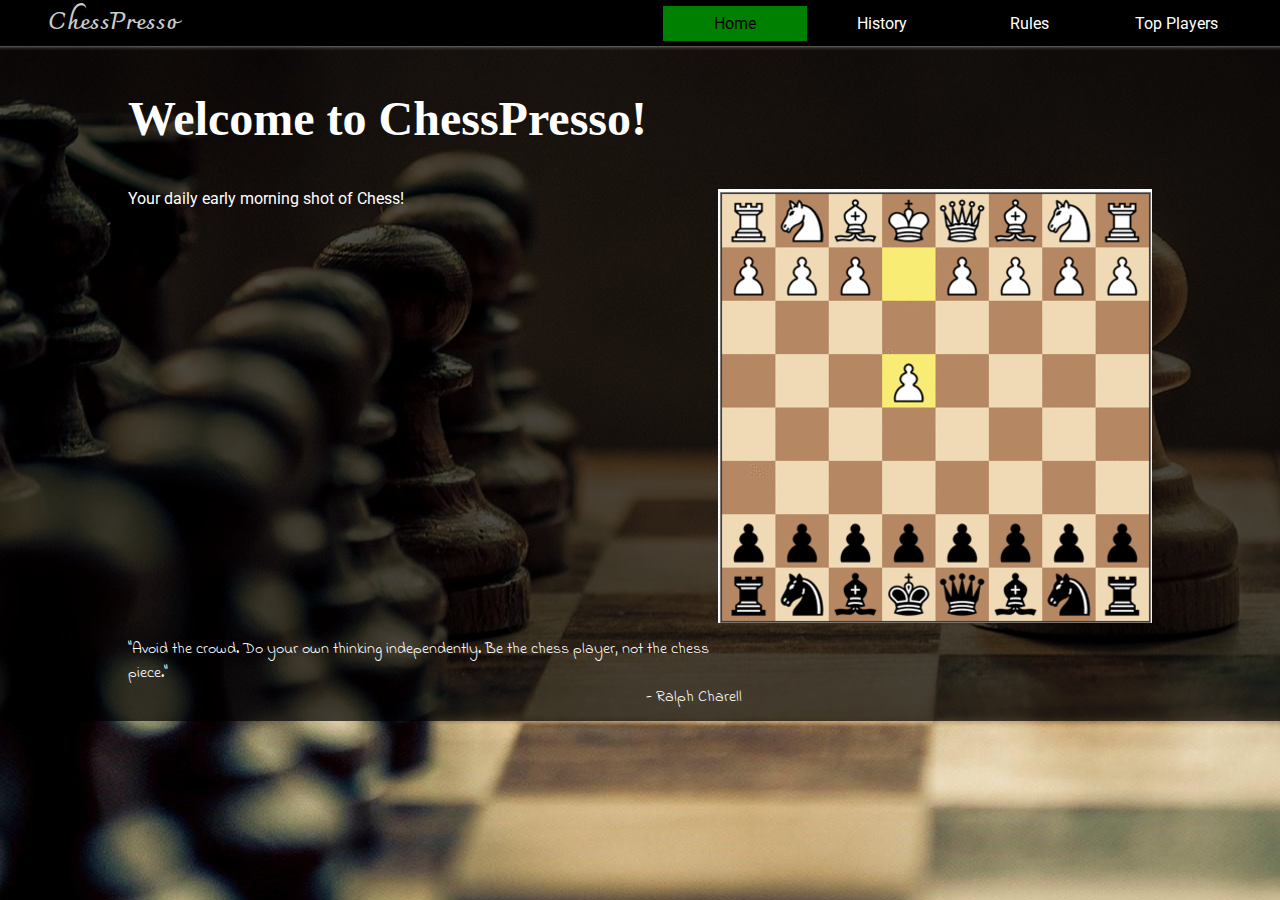
<file: index.html>
<!DOCTYPE html>
<html lang="en">
<head>
    <meta charset="UTF-8">
    <title>ChessPresso</title>
    <link rel="stylesheet" href="https://use.fontawesome.com/releases/v5.3.1/css/all.css" integrity="sha384-mzrmE5qonljUremFsqc01SB46JvROS7bZs3IO2EmfFsd15uHvIt+Y8vEf7N7fWAU" crossorigin="anonymous">
    <link href="https://fonts.googleapis.com/css?family=Charmonman%7cPermanent+Marker%7cRoboto%7cIndie+Flower" rel="stylesheet">
    <link rel="stylesheet" type="text/css" href="css/style.css"> 
</head>
<body>
    <div class="overlay overlay-home">
        <header>
            <nav class="navbar">
                <div class="navbar-items">
                    <div class="navbar-link-brand">
                        ChessPresso
                    </div>
                </div>
                <div class="navbar-items navbar-items-right">
                    <div class="navbar-link navbar-active">
                        <div><i class="fas fa-home" aria-label="Home"></i></div>
                        <div class="nav-item-text">Home</div>
                    </div>
                    <a href="history.html"><div class="navbar-link">
                        <div><i class="fas fa-landmark" aria-label="History"></i></div>
                        <div class="nav-item-text">History</div>
                    </div></a>
                    <a href="rules.html"><div class="navbar-link">
                        <div><i class="fas fa-clipboard-list" aria-label="Rules"></i></div>
                        <div class="nav-item-text">Rules</div>
                    </div></a>
                    <a href = "players.html"><div class="navbar-link">    
                        <div><i class="fas fa-users" aria-label="Best Players"></i></div>
                        <div class="nav-item-text">Top Players</div>
                    </div></a>
                </div>
            </nav>
        </header>
        <div class="actual-body">
            <main>
                <div class="home-wrapper">
                    <div class="home-heading">
                        <h1 class="home-heading-text">Welcome to ChessPresso!</h1>
                    </div>
                    <div class="home-subheading">Your daily early morning shot of Chess!</div>
                    <div class="home-opening-gif">
                        <img src="images/opening.gif" alt="An animated image showing a famous chess game"/>
                    </div>
                </div>
            </main>
            <footer>
                <div class="home-quote">
                    <div class="home-quote-text">"Avoid the crowd. Do your own thinking independently. Be the chess player, not the chess piece."</div>
                    <div class="home-author">- Ralph Charell</div>
                </div>
            </footer>
        </div>
    </div>
</body>
</html>
</file>
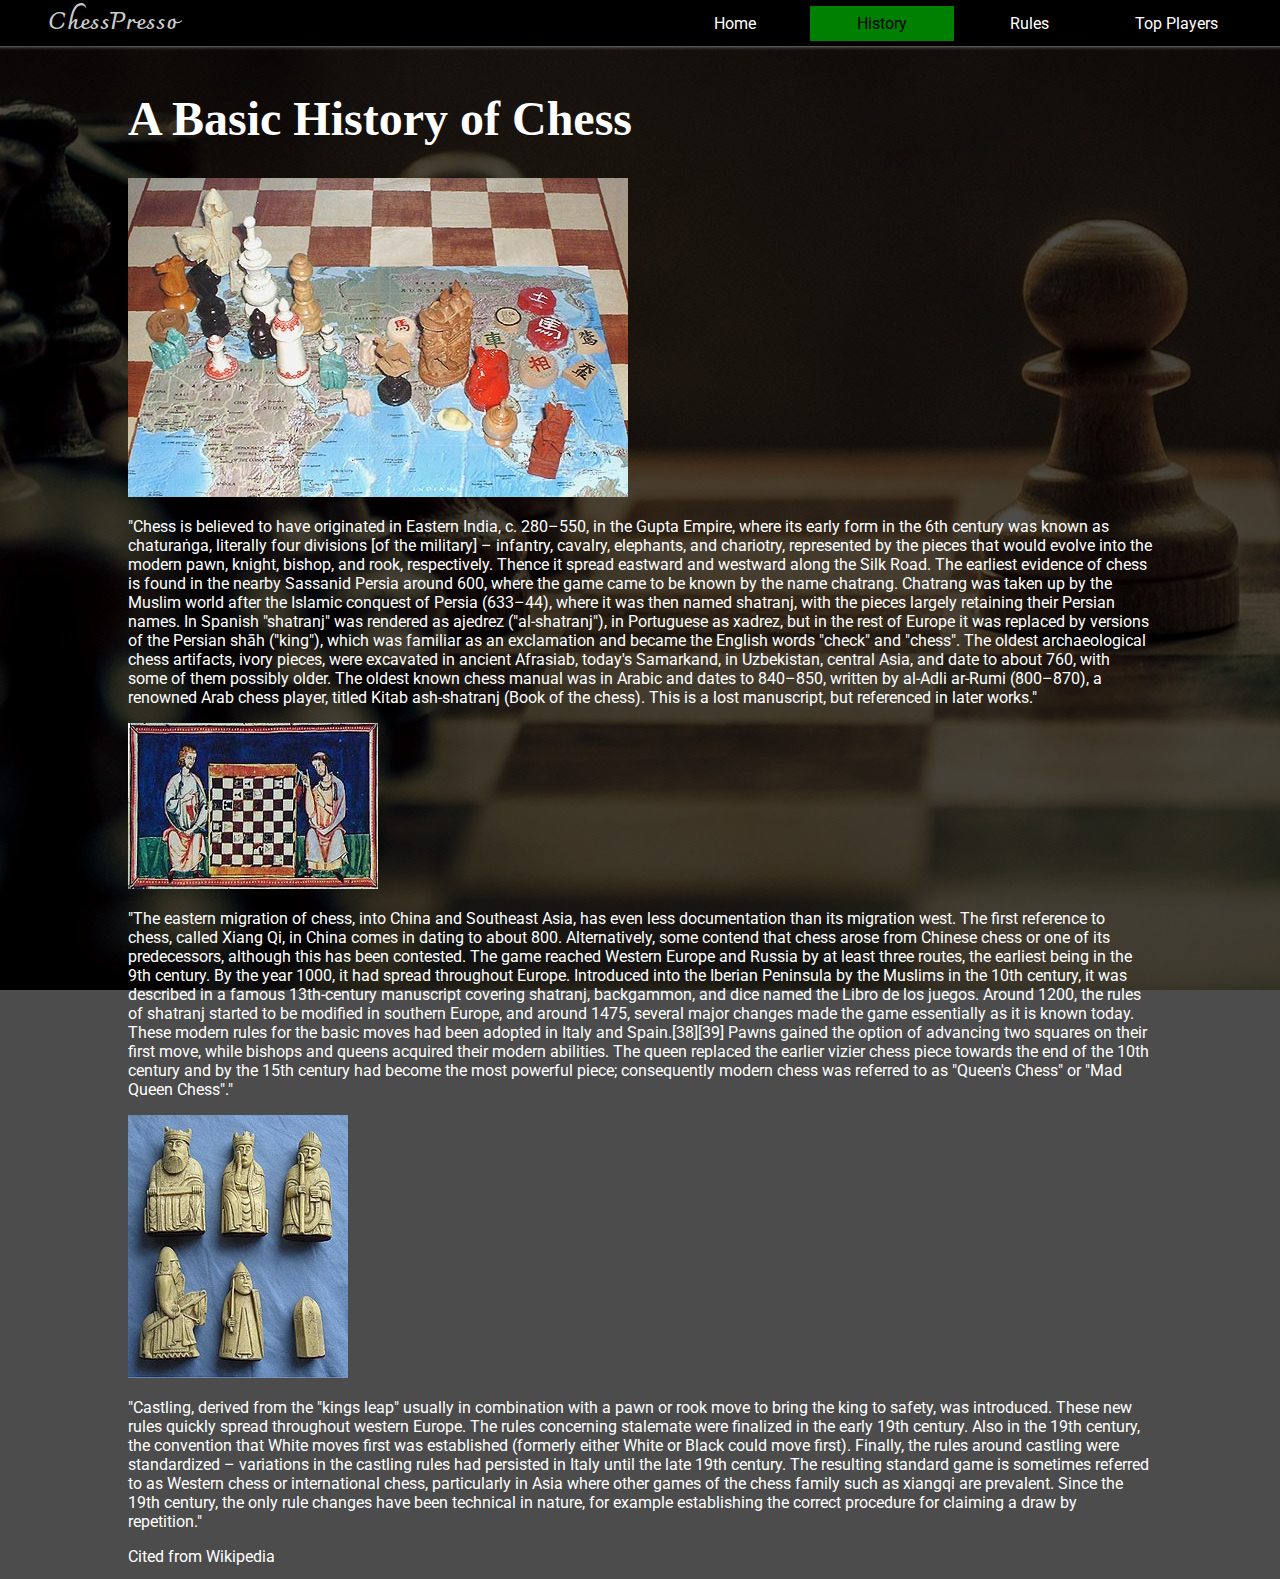
<file: history.html>
<!DOCTYPE html>
<html lang="en">
<head>
    <meta charset="UTF-8">
    <title>Chesspresso - History of Chess</title>
    <link rel="stylesheet" href="https://use.fontawesome.com/releases/v5.3.1/css/all.css" integrity="sha384-mzrmE5qonljUremFsqc01SB46JvROS7bZs3IO2EmfFsd15uHvIt+Y8vEf7N7fWAU" crossorigin="anonymous">
    <link href="https://fonts.googleapis.com/css?family=Charmonman%7cPermanent+Marker%7cRoboto" rel="stylesheet">
    <link rel="stylesheet" type="text/css" href="css/style.css"> 
</head>
<body>
    <div class="overlay">
        <header>
            <nav class="navbar">
                <div class="navbar-items">
                    <div class="navbar-link-brand">
                        ChessPresso
                    </div>
                </div>
                <div class="navbar-items navbar-items-right">
                    <a href="index.html"><div class="navbar-link">
                        <div><i class="fas fa-home" aria-label="Home"></i></div>
                        <div class="nav-item-text">Home</div>
                    </div></a>
                    <div class="navbar-link navbar-active">
                        <div><i class="fas fa-landmark" aria-label="History"></i></div>
                        <div class="nav-item-text">History</div>
                    </div>
                    <a href="rules.html"><div class="navbar-link">
                        <div><i class="fas fa-clipboard-list" aria-label="Rules"></i></div>
                        <div class="nav-item-text">Rules</div>
                    </div></a>
                    <a href = "players.html"><div class="navbar-link">    
                        <div><i class="fas fa-users" aria-label="Best Players"></i></div>
                        <div class="nav-item-text">Top Players</div>
                    </div></a>
                </div>
            </nav>
        </header>
        <div class="actual-body">
            <main>
            <h1 class="history-heading-text">A Basic History of Chess</h1>
            <img src="images/history/ancient-chess.jpg" alt="A picture of old chess pieces on a map">
            <p>"Chess is believed to have originated in Eastern India, c. 280–550, in the Gupta Empire, where its early form in the 6th century was known as chaturaṅga, literally four divisions [of the military] – infantry, cavalry, elephants, and chariotry, represented by the pieces that would evolve into the modern pawn, knight, bishop, and rook, respectively. Thence it spread eastward and westward along the Silk Road. The earliest evidence of chess is found in the nearby Sassanid Persia around 600, where the game came to be known by the name chatrang. Chatrang was taken up by the Muslim world after the Islamic conquest of Persia (633–44), where it was then named shatranj, with the pieces largely retaining their Persian names. In Spanish "shatranj" was rendered as ajedrez ("al-shatranj"), in Portuguese as xadrez, but in the rest of Europe it was replaced by versions of the Persian shāh ("king"), which was familiar as an exclamation and became the English words "check" and "chess".
            The oldest archaeological chess artifacts, ivory pieces, were excavated in ancient Afrasiab, today's Samarkand, in Uzbekistan, central Asia, and date to about 760, with some of them possibly older. The oldest known chess manual was in Arabic and dates to 840–850, written by al-Adli ar-Rumi (800–870), a renowned Arab chess player, titled Kitab ash-shatranj (Book of the chess). This is a lost manuscript, but referenced in later works."</p>
            <img src="images/history/old-game.jpg" alt="An old chess game">
            <p>"The eastern migration of chess, into China and Southeast Asia, has even less documentation than its migration west. The first reference to chess, called Xiang Qi, in China comes in dating to about 800. Alternatively, some contend that chess arose from Chinese chess or one of its predecessors, although this has been contested.
            The game reached Western Europe and Russia by at least three routes, the earliest being in the 9th century. By the year 1000, it had spread throughout Europe. Introduced into the Iberian Peninsula by the Muslims in the 10th century, it was described in a famous 13th-century manuscript covering shatranj, backgammon, and dice named the Libro de los juegos.
            Around 1200, the rules of shatranj started to be modified in southern Europe, and around 1475, several major changes made the game essentially as it is known today. These modern rules for the basic moves had been adopted in Italy and Spain.[38][39] Pawns gained the option of advancing two squares on their first move, while bishops and queens acquired their modern abilities. The queen replaced the earlier vizier chess piece towards the end of the 10th century and by the 15th century had become the most powerful piece; consequently modern chess was referred to as "Queen's Chess" or "Mad Queen Chess"."</p>
            <img src="images/history/Old-pieces.jpg" alt="A sapmle image of ancient chess pieces">
            <p>"Castling, derived from the "kings leap" usually in combination with a pawn or rook move to bring the king to safety, was introduced. These new rules quickly spread throughout western Europe. The rules concerning stalemate were finalized in the early 19th century. Also in the 19th century, the convention that White moves first was established (formerly either White or Black could move first). Finally, the rules around castling were standardized – variations in the castling rules had persisted in Italy until the late 19th century. The resulting standard game is sometimes referred to as Western chess or international chess, particularly in Asia where other games of the chess family such as xiangqi are prevalent. Since the 19th century, the only rule changes have been technical in nature, for example establishing the correct procedure for claiming a draw by repetition."</p>
            </main>
            <footer>
            Cited from Wikipedia
            </footer>
        </div>
    </div>
</body>
</html>
</file>
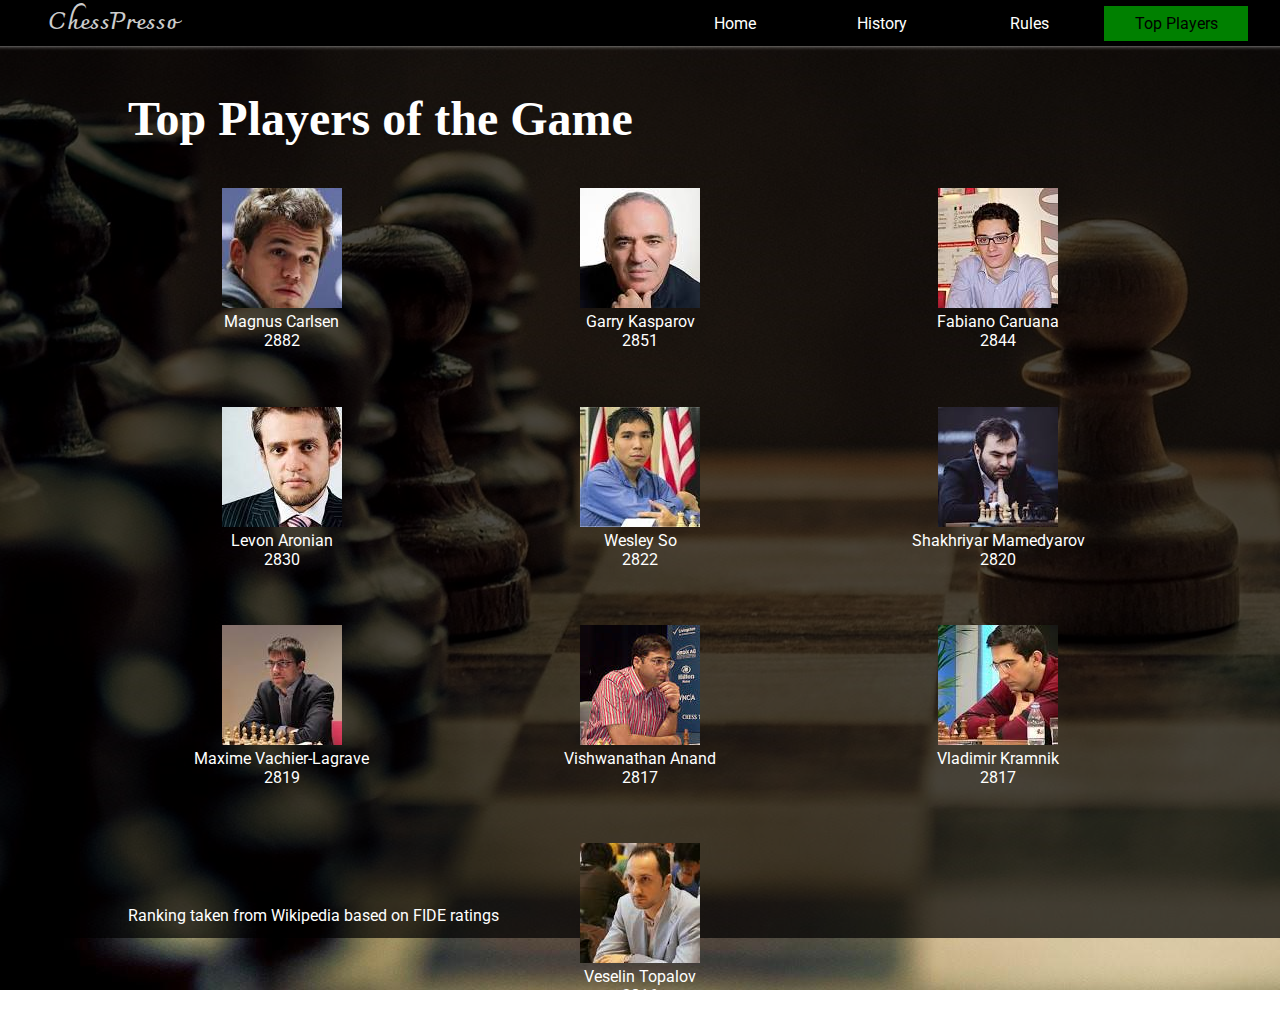
<file: players.html>
<!DOCTYPE html>
<html lang="en">
<head>
    <meta charset="UTF-8">
    <title>Chesspresso - Best Players</title>
    <link rel="stylesheet" href="https://use.fontawesome.com/releases/v5.3.1/css/all.css" integrity="sha384-mzrmE5qonljUremFsqc01SB46JvROS7bZs3IO2EmfFsd15uHvIt+Y8vEf7N7fWAU" crossorigin="anonymous">
    <link href="https://fonts.googleapis.com/css?family=Charmonman%7cPermanent+Marker%7cRoboto" rel="stylesheet">
    <link rel="stylesheet" type="text/css" href="css/style.css"> 
</head>
<body>
    <div class="overlay">
        <header>
            <nav class="navbar">
                <div class="navbar-items">
                    <div class="navbar-link-brand">
                        ChessPresso
                    </div>
                </div>
                <div class="navbar-items navbar-items-right">
                    <a href = "index.html"><div class="navbar-link">
                        <div><i class="fas fa-home" aria-label="Home"></i></div>
                        <div class="nav-item-text">Home</div>
                    </div></a>
                    <a href="history.html"><div class="navbar-link">
                        <div><i class="fas fa-landmark" aria-label="History"></i></div>
                        <div class="nav-item-text">History</div>
                    </div></a>
                    <a href="rules.html"><div class="navbar-link">
                        <div><i class="fas fa-clipboard-list" aria-label="Rules"></i></div>
                        <div class="nav-item-text">Rules</div>
                    </div></a>
                    <div class="navbar-link navbar-active">    
                        <div><i class="fas fa-users" aria-label="Top Players"></i></div>
                        <div class="nav-item-text">Top Players</div>
                    </div>
                </div>
            </nav>
        </header>
        <div class="actual-body">
            <main>
                <h1 class="players-heading-text">Top Players of the Game</h1>
                <div class="players_wrapper">
                    <div class="player_div">
                        <img src="images/players/Magnus.jpg" alt="Magnus Carlsen" class="player_image">
                        <div class="player_name">Magnus Carlsen</div>
                        <div class="player_rating">2882</div>
                    </div>
                    <div class="player_div">
                        <img src="images/players/Garry.jpg" alt="Garry Kasparov" class="player_image">
                        <div class="player_name">Garry Kasparov</div>
                        <div class="player_rating">2851</div>
                    </div>
                    <div class="player_div">
                        <img src="images/players/Fabiano.jpg" alt="Fabiano Caruana" class="player_image">
                        <div class="player_name">Fabiano Caruana</div>
                        <div class="player_rating">2844</div>
                    </div>
                    <div class="player_div">
                        <img src="images/players/Levon.jpg" alt="Levon Aronian" class="player_image">
                        <div class="player_name">Levon Aronian</div>
                        <div class="player_rating">2830</div>
                    </div>
                    <div class="player_div">
                        <img src="images/players/Wesley.jpg" alt="Wesley So" class="player_image">
                        <div class="player_name">Wesley So</div>
                        <div class="player_rating">2822</div>
                    </div>
                    <div class="player_div">
                        <img src="images/players/Shakhriyar.jpg" alt="Shakhriyar Mamedyarov" class="player_image">
                        <div class="player_name">Shakhriyar Mamedyarov</div>
                        <div class="player_rating">2820</div>
                    </div>
                    <div class="player_div">
                        <img src="images/players/Maxime.jpg" alt="Maxime Vachier-Lagrave" class="player_image">
                        <div class="player_name">Maxime Vachier-Lagrave</div>
                        <div class="player_rating">2819</div>
                    </div>
                    <div class="player_div">
                        <img src="images/players/Vishy.jpg" alt="Vishwanathan Anand" class="player_image">
                        <div class="player_name">Vishwanathan Anand</div>
                        <div class="player_rating">2817</div>
                    </div>
                    <div class="player_div">
                        <img src="images/players/Vladimir.jpg" alt="Vladimir Kramnik" class="player_image">
                        <div class="player_name">Vladimir Kramnik</div>
                        <div class="player_rating">2817</div>
                    </div>
                    <div class="player_div">
                        <img src="images/players/Veselin.jpg" alt="Veselin Topalov" class="player_image">
                        <div class="player_name">Veselin Topalov</div>
                        <div class="player_rating">2816</div>
                    </div>
                </div>
            </main>
            <footer>
            Ranking taken from Wikipedia based on FIDE ratings
            </footer>
        </div>
    </div>
</body>
</html>
</file>
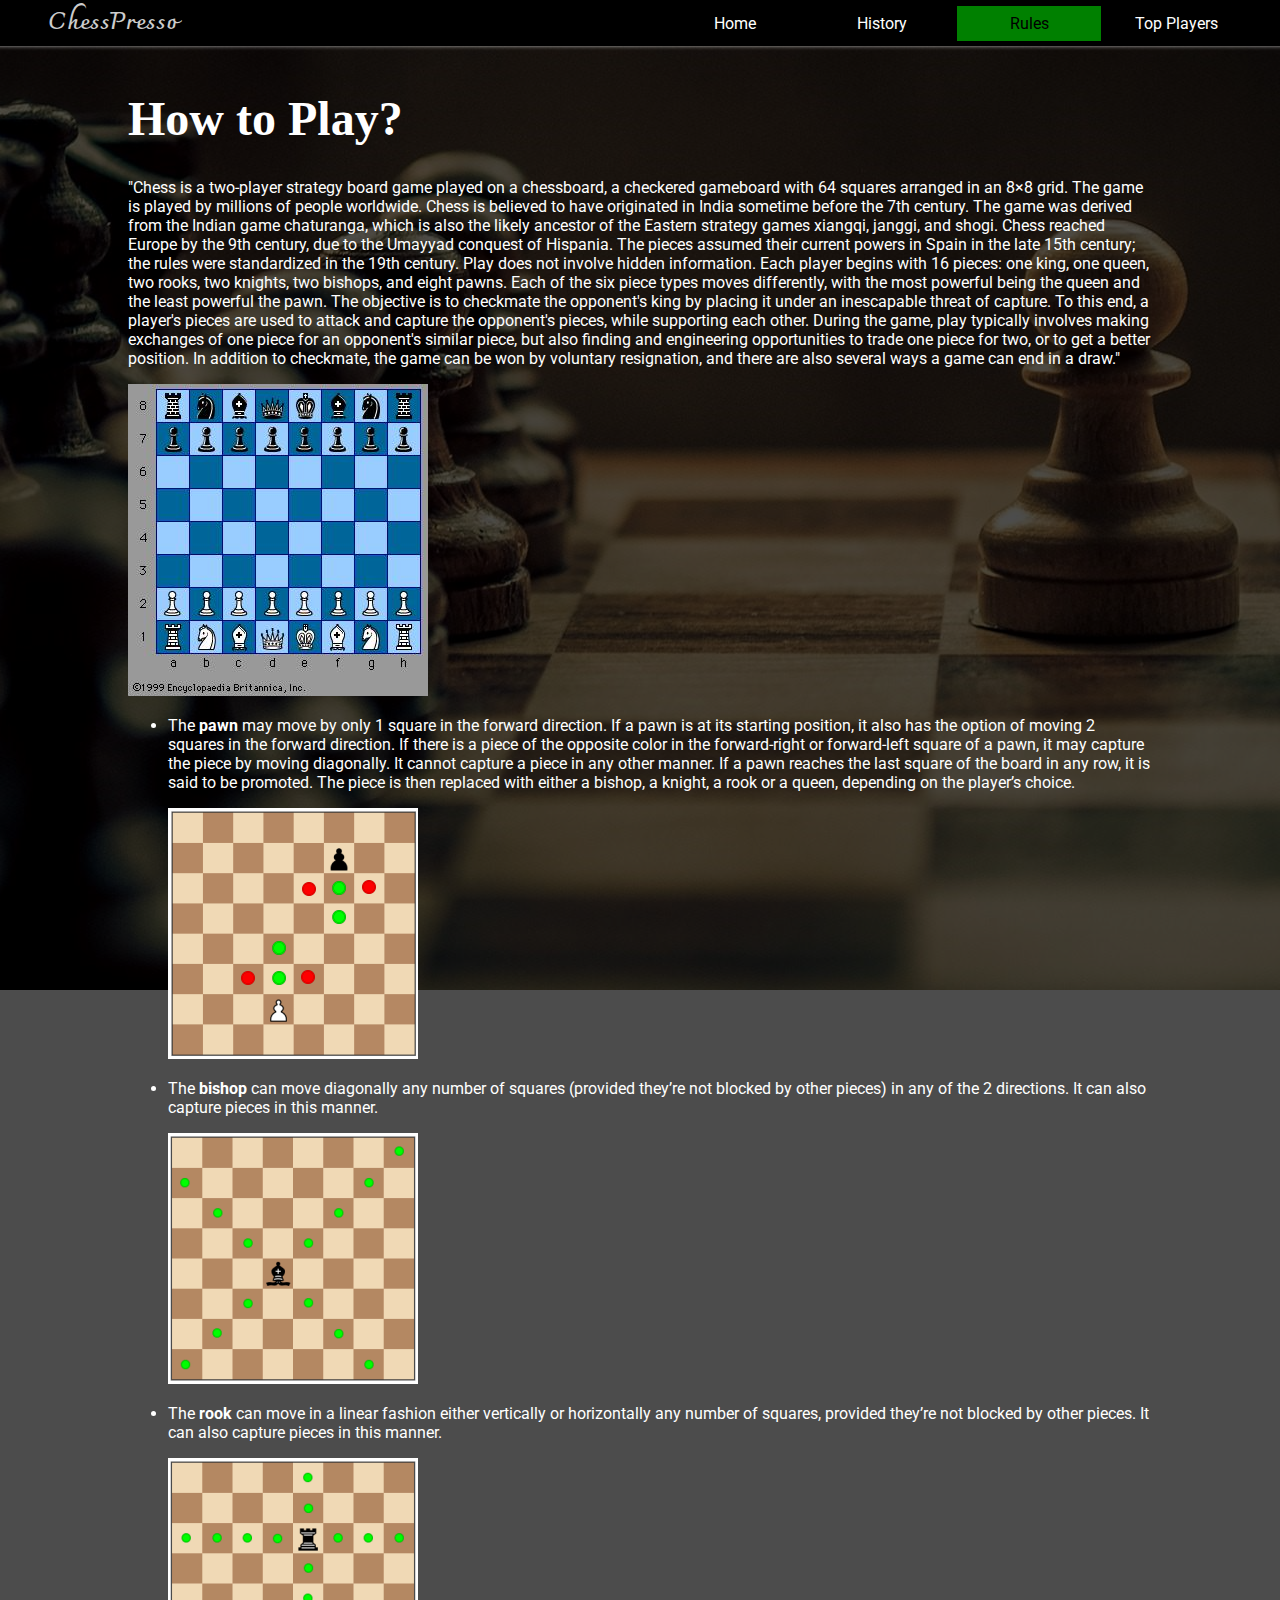
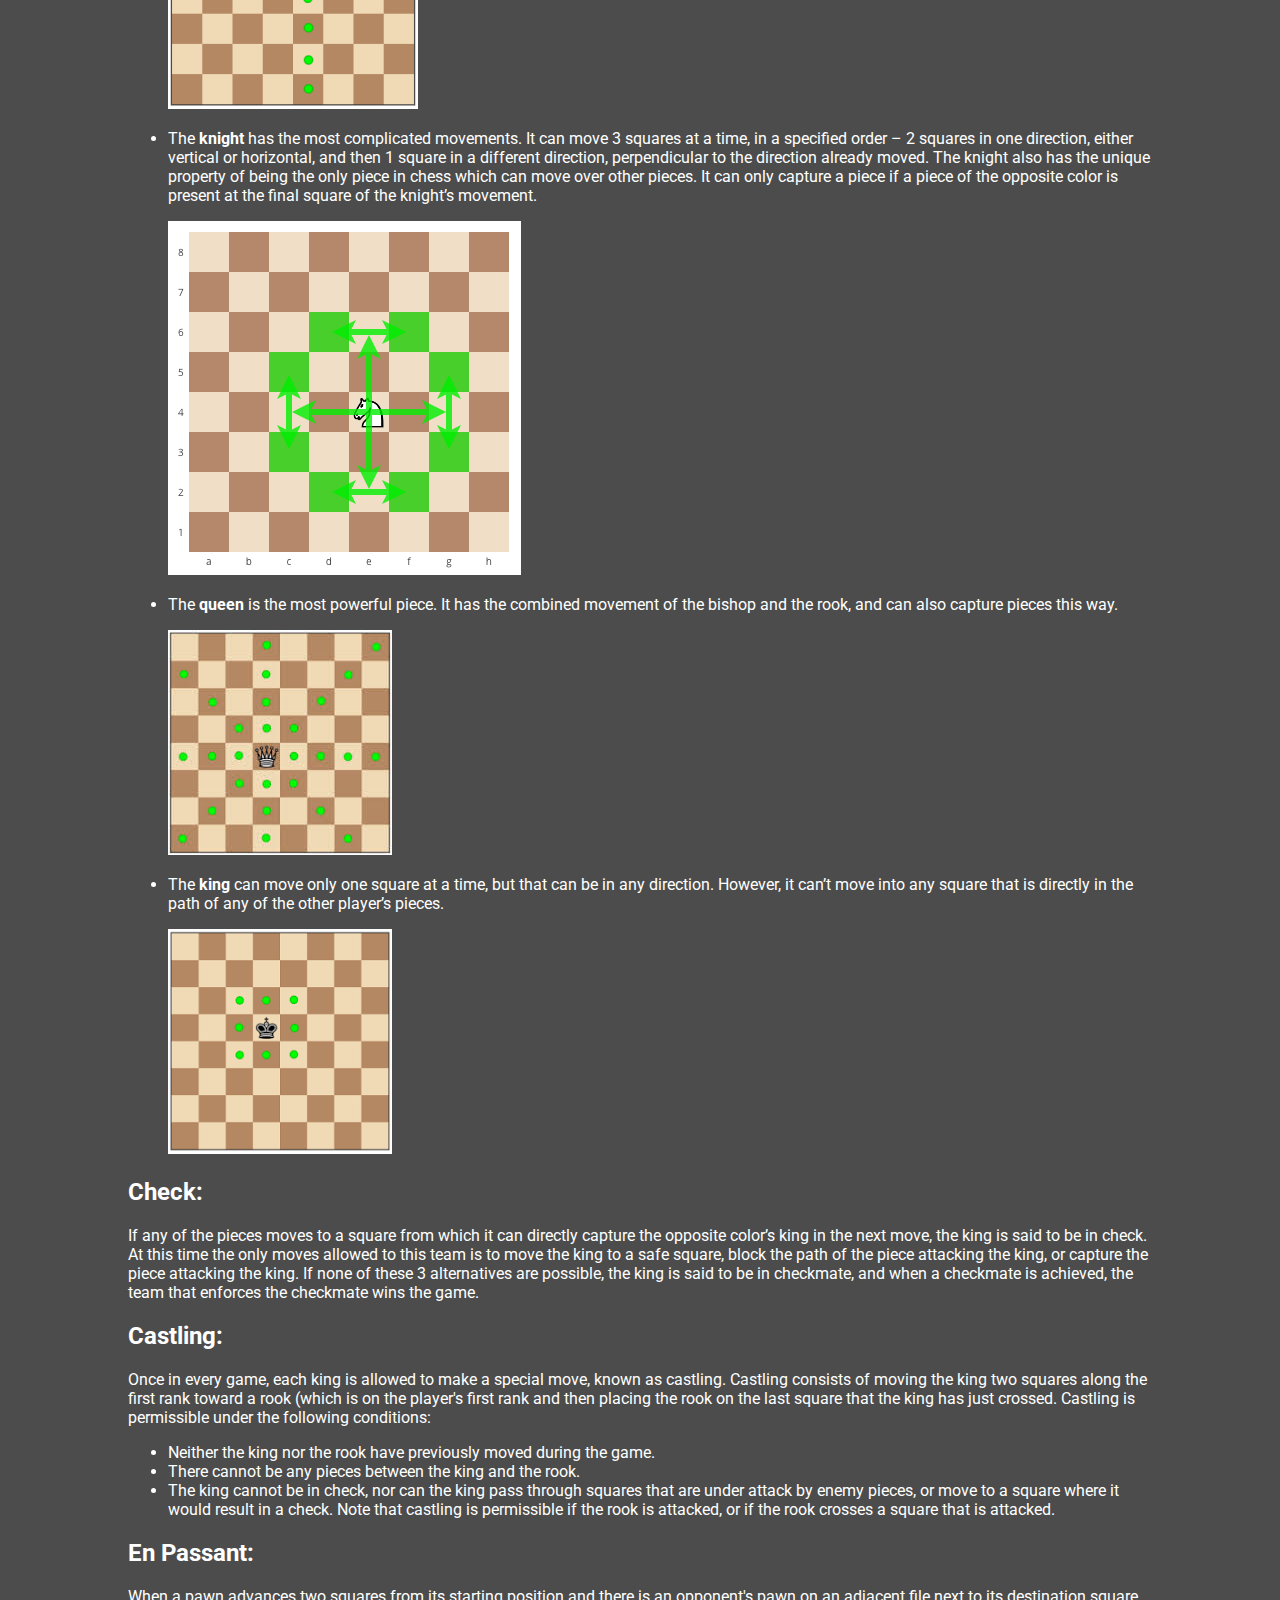
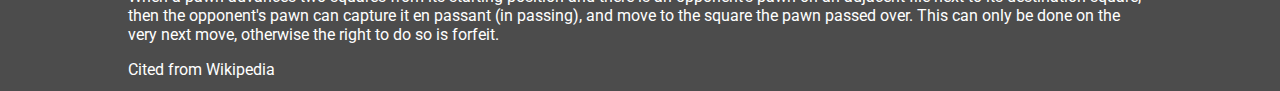
<file: rules.html>
<!DOCTYPE html>
<html lang="en">
<head>
    <meta charset="UTF-8">
    <title>ChessPresso - Rules of Chess</title>
    <link rel="stylesheet" href="https://use.fontawesome.com/releases/v5.3.1/css/all.css" integrity="sha384-mzrmE5qonljUremFsqc01SB46JvROS7bZs3IO2EmfFsd15uHvIt+Y8vEf7N7fWAU" crossorigin="anonymous">
    <link href="https://fonts.googleapis.com/css?family=Charmonman%7cPermanent+Marker%7cRoboto" rel="stylesheet">
    <link rel="stylesheet" type="text/css" href="css/style.css"> 
</head>
<body>
    <div class="overlay">
        <header>
            <nav class="navbar">
                <div class="navbar-items">
                    <div class="navbar-link-brand">
                        ChessPresso
                    </div>
                </div>
                <div class="navbar-items navbar-items-right">
                    <a href="index.html"><div class="navbar-link">
                        <div><i class="fas fa-home" aria-label="Home"></i></div>
                        <div class="nav-item-text">Home</div>
                    </div></a>
                    <a href="history.html"><div class="navbar-link">
                        <div><i class="fas fa-landmark" aria-label="History"></i></div>
                        <div class="nav-item-text">History</div>
                    </div></a>
                    <div class="navbar-link navbar-active">
                        <div><i class="fas fa-clipboard-list" aria-label="Rules"></i></div>
                        <div class="nav-item-text">Rules</div>
                    </div>
                    <a href = "players.html"><div class="navbar-link">    
                        <div><i class="fas fa-users" aria-label="Best Players"></i></div>
                        <div class="nav-item-text">Top Players</div>
                    </div></a>
                </div>
            </nav>
        </header>
        <div class="actual-body">
            <main>
                <h1 class="rules-heading-text">How to Play?</h1>
                <p>"Chess is a two-player strategy board game played on a chessboard, a checkered gameboard with 64 squares arranged in an 8×8 grid. The game is played by millions of people worldwide. Chess is believed to have originated in India sometime before the 7th century. The game was derived from the Indian game chaturanga, which is also the likely ancestor of the Eastern strategy games xiangqi, janggi, and shogi. Chess reached Europe by the 9th century, due to the Umayyad conquest of Hispania. The pieces assumed their current powers in Spain in the late 15th century; the rules were standardized in the 19th century.
                Play does not involve hidden information. Each player begins with 16 pieces: one king, one queen, two rooks, two knights, two bishops, and eight pawns. Each of the six piece types moves differently, with the most powerful being the queen and the least powerful the pawn. The objective is to checkmate the opponent's king by placing it under an inescapable threat of capture. To this end, a player's pieces are used to attack and capture the opponent's pieces, while supporting each other. During the game, play typically involves making exchanges of one piece for an opponent's similar piece, but also finding and engineering opportunities to trade one piece for two, or to get a better position. In addition to checkmate, the game can be won by voluntary resignation, and there are also several ways a game can end in a draw."</p>
                <img src="images/rules/initial-board.jpg" alt="Picture of an initial chess board">
                <ul>
                    <li>
                        <p>The <b>pawn</b> may move by only 1 square in the forward direction. If a pawn is at its starting position, it also has the option of moving 2 squares in the forward direction. If there is a piece of the opposite color in the forward-right or forward-left square of a pawn, it may capture the piece by moving diagonally. It cannot capture a piece in any other manner. If a pawn reaches the last square of the board in any row, it is said to be promoted. The piece is then replaced with either a bishop, a knight, a rook or a queen, depending on the player’s choice.</p>
                        <img src="images/rules/pawn-moves.png" alt="Image depicting pawn moves">
                    </li>
                    <li>
                        <p>The <b>bishop</b> can move diagonally any number of squares (provided they’re not blocked by other pieces) in any of the 2 directions. It can also capture pieces in this manner.</p>
                        <img src="images/rules/bishop-moves.png" alt="Image depicting bishop moves">
                    </li>
                    <li>
                        <p>The <b>rook</b> can move in a linear fashion either vertically or horizontally any number of squares, provided they’re not blocked by other pieces. It can also capture pieces in this manner.</p>
                        <img src="images/rules/rook-moves.png" alt="Image depicting rook moves">
                    </li>
                    <li>
                    <p>The <b>knight</b> has the most complicated movements. It can move 3 squares at a time, in a specified order – 2 squares in one direction, either vertical or horizontal, and then 1 square in a different direction, perpendicular to the direction already moved. The knight also has the unique property of being the only piece in chess which can move over other pieces. It can only capture a piece if a piece of the opposite color is present at the final square of the knight’s movement.</p>
                        <img src="images/rules/knight-moves.png" alt="Image depicting knight moves">
                    </li>
                    <li>
                        <p>The <b>queen</b> is the most powerful piece. It has the combined movement of the bishop and the rook, and can also capture pieces this way.</p>
                        <img src="images/rules/queen-moves.jpg" alt="Image depicting queen moves">
                    </li>
                    <li>
                        <p>The <b>king</b> can move only one square at a time, but that can be in any direction. However, it can’t move into any square that is directly in the path of any of the other player’s pieces.</p>
                        <img src="images/rules/king-moves.png" alt="Image depicting king moves">
                    </li>
                </ul>
                <h2>Check:</h2>
                <p>If any of the pieces moves to a square from which it can directly capture the opposite color’s king in the next move, the king is said to be in check. At this time the only moves allowed to this team is to move the king to a safe square, block the path of the piece attacking the king, or capture the piece attacking the king. If none of these 3 alternatives are possible, the king is said to be in checkmate, and when a checkmate is achieved, the team that enforces the checkmate wins the game.</p>
                <h2>Castling:</h2>
                <p>Once in every game, each king is allowed to make a special move, known as castling. Castling consists of moving the king two squares along the first rank toward a rook (which is on the player's first rank and then placing the rook on the last square that the king has just crossed. Castling is permissible under the following conditions:</p>
                <ul>
                    <li>Neither the king nor the rook have previously moved during the game.</li>
                    <li>There cannot be any pieces between the king and the rook.</li>
                    <li>The king cannot be in check, nor can the king pass through squares that are under attack by enemy pieces, or move to a square where it would result in a check. Note that castling is permissible if the rook is attacked, or if the rook crosses a square that is attacked.</li>
                </ul>
                <h2>En Passant:</h2>
                <p>When a pawn advances two squares from its starting position and there is an opponent's pawn on an adjacent file next to its destination square, then the opponent's pawn can capture it en passant (in passing), and move to the square the pawn passed over. This can only be done on the very next move, otherwise the right to do so is forfeit. </p>
            </main>
            <footer>
            Cited from Wikipedia
            </footer>
        </div>
    </div>
</body>
</html>
</file>
<file: css/style.css>
/* Main body elements common to all pages */

body {
	background-image: url('../images/wallpaper.jpg');
	background-repeat: no-repeat;
    background-attachment: fixed;
	background-position: center;
	font-family: 'Roboto', sans-serif;
}

.overlay {
    background-color: rgba(0, 0, 0, 0.7);
    background-attachment: fixed;
	background-position: center;
	position: absolute;
	top: 0;
	left: 0;
	width: 100%;
}

.actual-body {
	padding-top: 1%;
	padding-bottom: 1%;
	color: #ffffff;
	width: 80%;
	margin: auto;
}

/* Flexbox Navbar, common to all pages */

.navbar {
	background-color: #000000;
	display: flex;
}

.navbar {
    box-shadow: 0px -9px 5px 8px #fff;
}

.navbar-items {
	display: flex;
	justify-content: center;
	align-items: center;
}

.navbar-items-right {
	margin-left: auto;
	margin-right: 2em;
}

.navbar-link-brand {
	font-family: 'Charmonman', cursive;
	font-weight: bold;
	font-size: 1.5em;
	padding-left: 2em;
	color: #fff;
}

.navbar-link-brand:hover {
	color: #ccc;
}

.navbar-link {
	padding: 8px;
	text-align: center;
	margin-left: 3px;
	width: 8em;
}

.navbar-items > a {
	color: #fff;
	text-decoration: none;
}

.navbar-items > a:active {
	color: #fff;
}

.navbar-items > a:visited {
	color: #fff;
}

.navbar-link:hover {
	background-color: green;
}

.navbar-active {
	background-color: green;
}

/* Specific styles for the Home page */

.home-wrapper {
	display: grid;
	grid-template-rows: repeat(3, auto);
	grid-template-columns: repeat(2, auto);
	grid-gap: 2%;
}

.home-heading {
	grid-column: 1 / span 2;
}

.home-heading-text {
	font-family: 'Permanent Marker', cursive;
	font-size: 3em;
}

.home-opening-gif {
	text-align: right;
}

.home-quote {
	width:60%;
	margin-top: 2%;
	font-family: 'Indie Flower', cursive;
}

.home-author {
	text-align: right;
}

/* Specific styles for the History page */

.history-heading-text {
	font-family: 'Permanent Marker', cursive;
	font-size: 3em;
}

/* Specific styles for the Rules page */

.rules-heading-text {
	font-family: 'Permanent Marker', cursive;
	font-size: 3em;
}

/* Specific styles for the Best Players Page */

.players_wrapper {
	display: grid;
	grid-template-columns: repeat(3, 30%);
	grid-gap: 5%;
	justify-content: center;
}

.player_div {
	text-align: center;
	padding-top: 10px;
	padding-bottom: 10px;
	display: block;
	width: 100%;
}

.player_div:hover {
	background: green;
}

.player_div:last-child {
	grid-column: 1 / span 3;
}

.players-heading-text {
	font-family: 'Permanent Marker', cursive;
	font-size: 3em;
}
</file>
